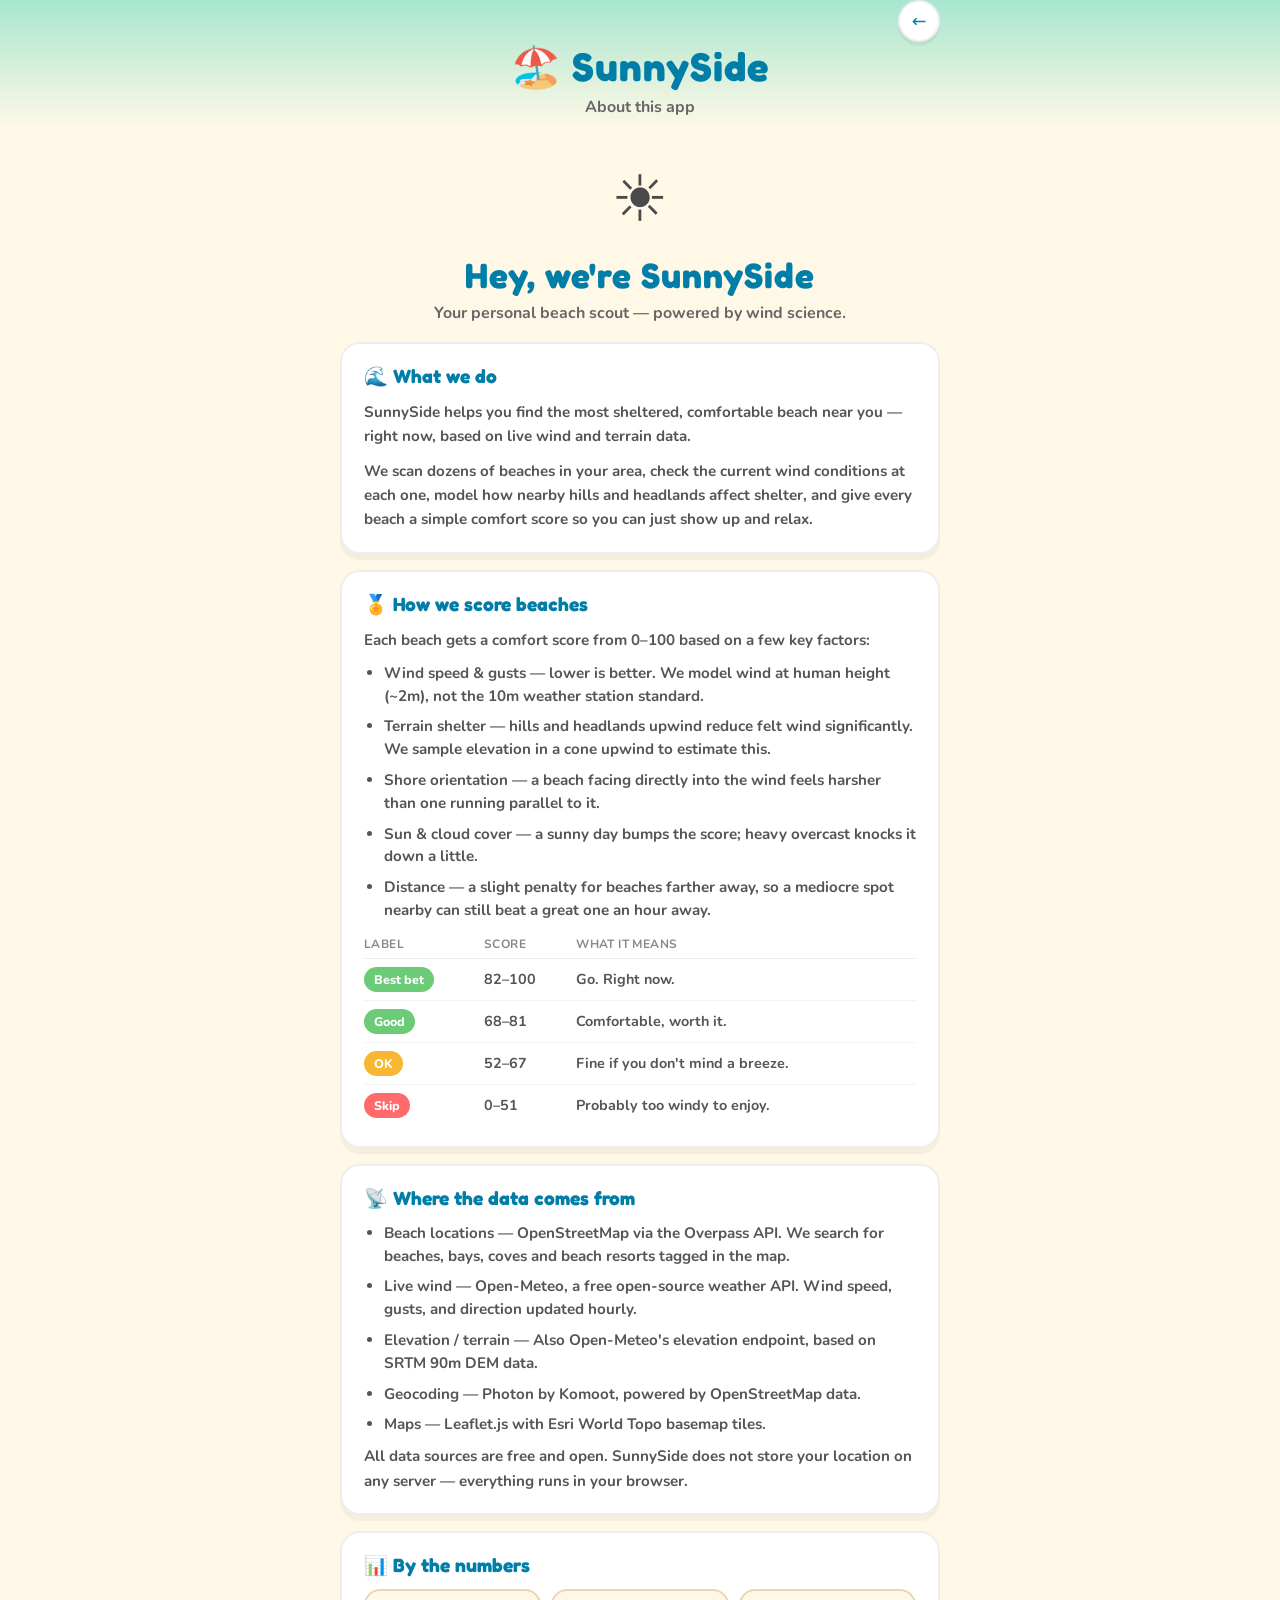
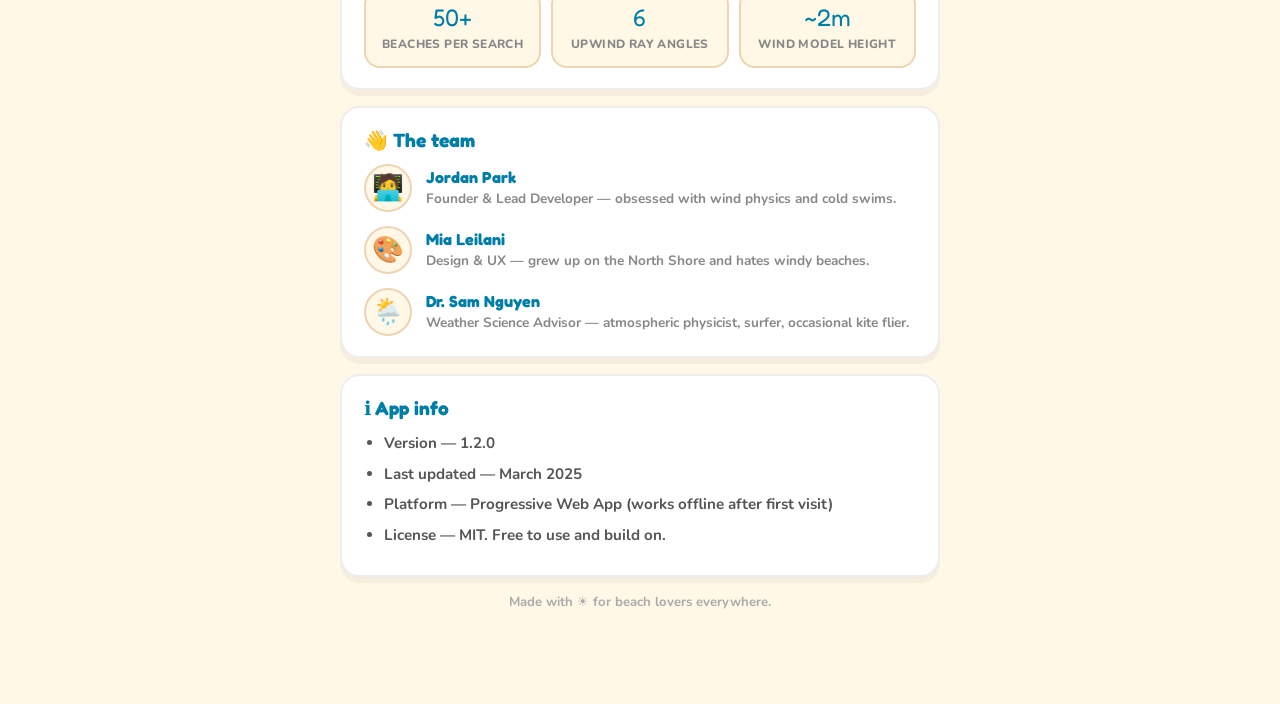
<file: about.html>
<!doctype html>
<html lang="en">
  <head>
    <meta charset="utf-8" />
    <meta name="viewport" content="width=device-width, initial-scale=1.0, maximum-scale=1.0, user-scalable=no" />
    <meta name="theme-color" content="#FFF8E7" />
    <link rel="icon" href="assets/icon.svg" type="image/svg+xml" />
    <link rel="preconnect" href="https://fonts.googleapis.com" />
    <link rel="preconnect" href="https://fonts.gstatic.com" crossorigin />
    <link href="https://fonts.googleapis.com/css2?family=Fredoka:wght@400;600&family=Nunito:wght@400;700&display=swap" rel="stylesheet" />
    <link rel="stylesheet" href="app.css" />
    <title>About – SunnySide</title>
    <style>
      .about-wrap {
        width: 90%;
        max-width: 600px;
        padding-bottom: 60px;
      }

      .about-hero {
        text-align: center;
        padding: 28px 0 18px;
      }

      .about-hero .emoji {
        font-size: 4rem;
        display: block;
        margin-bottom: 10px;
      }

      .about-hero h1 {
        font-size: 2.2rem;
        margin: 0 0 6px;
      }

      .about-hero p {
        color: #666;
        font-weight: 700;
        margin: 0;
        font-size: 1rem;
      }

      .about-section {
        background: #fff;
        border-radius: 20px;
        border: 2px solid #eee;
        box-shadow: 0 6px 0 rgba(0,0,0,0.04);
        padding: 20px 22px;
        margin-bottom: 16px;
      }

      .about-section h2 {
        font-family: "Fredoka", system-ui, sans-serif;
        color: var(--ocean-dark);
        font-size: 1.2rem;
        margin: 0 0 12px;
      }

      .about-section p {
        color: #555;
        font-weight: 700;
        margin: 0 0 10px;
        line-height: 1.6;
        font-size: 0.95rem;
      }

      .about-section p:last-child { margin-bottom: 0; }

      .about-section ul {
        margin: 0;
        padding-left: 20px;
        color: #555;
        font-weight: 700;
        font-size: 0.95rem;
      }

      .about-section li {
        margin: 8px 0;
        line-height: 1.5;
      }

      .score-table {
        width: 100%;
        border-collapse: collapse;
        margin-top: 4px;
        font-size: 0.9rem;
        font-weight: 700;
      }

      .score-table th {
        text-align: left;
        color: #888;
        font-size: 0.75rem;
        text-transform: uppercase;
        letter-spacing: 0.4px;
        padding: 6px 8px 6px 0;
        border-bottom: 1px solid #eee;
      }

      .score-table td {
        padding: 8px 8px 8px 0;
        border-bottom: 1px solid #f4f4f4;
        color: #555;
        vertical-align: middle;
      }

      .score-table tr:last-child td { border-bottom: none; }

      .badge-pill {
        display: inline-block;
        padding: 4px 10px;
        border-radius: 999px;
        font-size: 0.78rem;
        font-weight: 800;
        color: #fff;
      }

      .team-grid {
        display: flex;
        flex-direction: column;
        gap: 14px;
        margin-top: 4px;
      }

      .team-member {
        display: flex;
        align-items: center;
        gap: 14px;
      }

      .team-avatar {
        width: 48px;
        height: 48px;
        border-radius: 999px;
        display: flex;
        align-items: center;
        justify-content: center;
        font-size: 1.6rem;
        background: var(--sand);
        border: 2px solid var(--sand-dark);
        flex-shrink: 0;
      }

      .team-info strong {
        display: block;
        color: var(--ocean-dark);
        font-family: "Fredoka", system-ui, sans-serif;
        font-size: 1rem;
      }

      .team-info span {
        color: #888;
        font-size: 0.85rem;
        font-weight: 700;
      }

      .stat-row {
        display: flex;
        gap: 10px;
        margin-top: 4px;
      }

      .stat-pill {
        flex: 1;
        background: var(--sand);
        border: 2px solid var(--sand-dark);
        border-radius: 16px;
        text-align: center;
        padding: 12px 8px;
      }

      .stat-pill .val {
        display: block;
        font-family: "Fredoka", system-ui, sans-serif;
        font-size: 1.5rem;
        color: var(--ocean-dark);
      }

      .stat-pill .lbl {
        font-size: 0.75rem;
        color: #888;
        font-weight: 800;
        text-transform: uppercase;
        letter-spacing: 0.4px;
      }

      .footer-note {
        text-align: center;
        color: #aaa;
        font-size: 0.82rem;
        font-weight: 700;
        margin-top: 10px;
        padding-bottom: 20px;
      }
    </style>
  </head>
  <body>
    <header>
      <div class="app-header-row">
        <a href="index.html" class="icon-btn" aria-label="Back to app" style="text-decoration:none;">←</a>
        <h1>🏖️ SunnySide</h1>
        <span></span>
      </div>
      <p class="subtitle">About this app</p>
    </header>

    <div class="about-wrap">

      <div class="about-hero">
        <span class="emoji">☀️</span>
        <h1>Hey, we're SunnySide</h1>
        <p>Your personal beach scout — powered by wind science.</p>
      </div>

      <!-- Mission -->
      <div class="about-section">
        <h2>🌊 What we do</h2>
        <p>SunnySide helps you find the most sheltered, comfortable beach near you — right now, based on live wind and terrain data.</p>
        <p>We scan dozens of beaches in your area, check the current wind conditions at each one, model how nearby hills and headlands affect shelter, and give every beach a simple comfort score so you can just show up and relax.</p>
      </div>

      <!-- How scoring works -->
      <div class="about-section">
        <h2>🏅 How we score beaches</h2>
        <p>Each beach gets a comfort score from 0–100 based on a few key factors:</p>
        <ul>
          <li><strong>Wind speed & gusts</strong> — lower is better. We model wind at human height (~2m), not the 10m weather station standard.</li>
          <li><strong>Terrain shelter</strong> — hills and headlands upwind reduce felt wind significantly. We sample elevation in a cone upwind to estimate this.</li>
          <li><strong>Shore orientation</strong> — a beach facing directly into the wind feels harsher than one running parallel to it.</li>
          <li><strong>Sun & cloud cover</strong> — a sunny day bumps the score; heavy overcast knocks it down a little.</li>
          <li><strong>Distance</strong> — a slight penalty for beaches farther away, so a mediocre spot nearby can still beat a great one an hour away.</li>
        </ul>
        <table class="score-table">
          <thead>
            <tr><th>Label</th><th>Score</th><th>What it means</th></tr>
          </thead>
          <tbody>
            <tr><td><span class="badge-pill" style="background:var(--success)">Best bet</span></td><td>82–100</td><td>Go. Right now.</td></tr>
            <tr><td><span class="badge-pill" style="background:var(--success)">Good</span></td><td>68–81</td><td>Comfortable, worth it.</td></tr>
            <tr><td><span class="badge-pill" style="background:var(--warning)">OK</span></td><td>52–67</td><td>Fine if you don't mind a breeze.</td></tr>
            <tr><td><span class="badge-pill" style="background:var(--danger)">Skip</span></td><td>0–51</td><td>Probably too windy to enjoy.</td></tr>
          </tbody>
        </table>
      </div>

      <!-- Data sources -->
      <div class="about-section">
        <h2>📡 Where the data comes from</h2>
        <ul>
          <li><strong>Beach locations</strong> — OpenStreetMap via the Overpass API. We search for beaches, bays, coves and beach resorts tagged in the map.</li>
          <li><strong>Live wind</strong> — Open-Meteo, a free open-source weather API. Wind speed, gusts, and direction updated hourly.</li>
          <li><strong>Elevation / terrain</strong> — Also Open-Meteo's elevation endpoint, based on SRTM 90m DEM data.</li>
          <li><strong>Geocoding</strong> — Photon by Komoot, powered by OpenStreetMap data.</li>
          <li><strong>Maps</strong> — Leaflet.js with Esri World Topo basemap tiles.</li>
        </ul>
        <p>All data sources are free and open. SunnySide does not store your location on any server — everything runs in your browser.</p>
      </div>

      <!-- Stats -->
      <div class="about-section">
        <h2>📊 By the numbers</h2>
        <div class="stat-row">
          <div class="stat-pill">
            <span class="val">50+</span>
            <span class="lbl">Beaches per search</span>
          </div>
          <div class="stat-pill">
            <span class="val">6</span>
            <span class="lbl">Upwind ray angles</span>
          </div>
          <div class="stat-pill">
            <span class="val">~2m</span>
            <span class="lbl">Wind model height</span>
          </div>
        </div>
      </div>

      <!-- Team -->
      <div class="about-section">
        <h2>👋 The team</h2>
        <div class="team-grid">
          <div class="team-member">
            <div class="team-avatar">🧑‍💻</div>
            <div class="team-info">
              <strong>Jordan Park</strong>
              <span>Founder & Lead Developer — obsessed with wind physics and cold swims.</span>
            </div>
          </div>
          <div class="team-member">
            <div class="team-avatar">🎨</div>
            <div class="team-info">
              <strong>Mia Leilani</strong>
              <span>Design & UX — grew up on the North Shore and hates windy beaches.</span>
            </div>
          </div>
          <div class="team-member">
            <div class="team-avatar">🌦️</div>
            <div class="team-info">
              <strong>Dr. Sam Nguyen</strong>
              <span>Weather Science Advisor — atmospheric physicist, surfer, occasional kite flier.</span>
            </div>
          </div>
        </div>
      </div>

      <!-- Version -->
      <div class="about-section">
        <h2>ℹ️ App info</h2>
        <ul>
          <li><strong>Version</strong> — 1.2.0</li>
          <li><strong>Last updated</strong> — March 2025</li>
          <li><strong>Platform</strong> — Progressive Web App (works offline after first visit)</li>
          <li><strong>License</strong> — MIT. Free to use and build on.</li>
        </ul>
      </div>

      <p class="footer-note">Made with ☀️ for beach lovers everywhere.</p>
    </div>
  </body>
</html>
</file>
<file: app.css>
:root {
  --sand: #fff8e7;
  --sand-dark: #edd4b2;
  --ocean: #4fb0c6;
  --ocean-dark: #007ea7;
  --sun: #ffd93d;
  --text: #4a4a4a;
  --card-bg: #ffffff;
  --danger: #ff6b6b;
  --success: #6bcb77;
  --warning: #f7b731;
}

* {
  box-sizing: border-box;
}

[hidden] {
  display: none !important;
}

body {
  font-family: "Nunito", system-ui, -apple-system, Segoe UI, Roboto, Helvetica, Arial, sans-serif;
  background: var(--sand);
  color: var(--text);
  margin: 0;
  padding: 0;
  display: flex;
  flex-direction: column;
  align-items: center;
  overscroll-behavior-y: none;
}

header {
  text-align: center;
  padding: 20px 20px 10px;
  width: 100%;
  background: linear-gradient(180deg, #a8e6cf 0%, rgba(168, 230, 207, 0) 100%);
  padding-top: env(safe-area-inset-top);
}

.app-header-row {
  display: grid;
  grid-template-columns: 1fr auto 1fr;
  align-items: center;
  width: 90%;
  max-width: 600px;
  margin: 0 auto;
}

.app-header-row h1 {
  grid-column: 2;
}

.app-header-row .icon-btn {
  grid-column: 3;
  justify-self: end;
}

h1 {
  font-family: "Fredoka", system-ui, -apple-system, Segoe UI, Roboto, Helvetica, Arial, sans-serif;
  margin: 0;
  font-size: 2.5rem;
  color: var(--ocean-dark);
  letter-spacing: 1px;
}

p.subtitle {
  margin: 5px 0 0;
  color: #666;
  font-weight: 700;
}

#controls {
  background: #fff;
  padding: 15px;
  border-radius: 25px;
  box-shadow: 0 8px 0 rgba(0, 0, 0, 0.05);
  width: 85%;
  max-width: 520px;
  margin-bottom: 14px;
  border: 3px solid var(--sand-dark);
  display: flex;
  flex-direction: column;
  gap: 12px;
}

.input-group {
  display: flex;
  gap: 10px;
}

input[type="text"],
select {
  padding: 12px 15px;
  border: 2px solid #eee;
  border-radius: 15px;
  font-size: 1rem;
  width: 100%;
  outline: none;
  font-family: "Nunito", system-ui, -apple-system, Segoe UI, Roboto, Helvetica, Arial, sans-serif;
  transition: border 0.2s;
  -webkit-appearance: none;
  appearance: none;
  background: #fff;
  color: var(--text);
}

input[type="text"]:focus,
select:focus {
  border-color: var(--ocean);
}

button {
  border: none;
  padding: 12px 20px;
  border-radius: 15px;
  font-weight: 800;
  font-size: 1rem;
  cursor: pointer;
  font-family: "Fredoka", system-ui, -apple-system, Segoe UI, Roboto, Helvetica, Arial, sans-serif;
  transition: transform 0.1s, filter 0.2s;
  user-select: none;
  -webkit-tap-highlight-color: transparent;
}

button:active {
  transform: translateY(3px);
}

button:disabled {
  opacity: 0.65;
  cursor: not-allowed;
}

.icon-btn {
  width: 42px;
  height: 42px;
  border-radius: 999px;
  padding: 0;
  display: inline-flex;
  align-items: center;
  justify-content: center;
  background: #fff;
  border: 2px solid #eee;
  box-shadow: 0 4px 0 rgba(0, 0, 0, 0.05);
  color: var(--ocean-dark);
  font-size: 1.1rem;
}

.icon-btn:active {
  transform: translateY(3px);
}

.btn-search {
  background: var(--ocean);
  color: white;
  width: 100%;
}

.btn-gps {
  background: var(--sun);
  color: #7a6000;
  width: 100%;
  display: flex;
  justify-content: center;
  align-items: center;
  gap: 8px;
}

.btn-secondary {
  background: var(--ocean-dark);
  color: white;
  width: 100%;
}

.options-row {
  display: flex;
  gap: 10px;
  align-items: flex-end;
}

.option {
  flex: 1;
  display: flex;
  flex-direction: column;
  gap: 6px;
}

.opt-label {
  font-size: 0.75rem;
  color: #888;
  font-weight: 800;
  letter-spacing: 0.4px;
  text-transform: uppercase;
}

#status {
  font-weight: 700;
  color: #666;
  margin-bottom: 10px;
  min-height: 24px;
  text-align: center;
  width: 90%;
  max-width: 600px;
}

.status-sub {
  margin-top: 4px;
  font-weight: 700;
  color: #888;
  font-size: 0.9rem;
}

.loader {
  border: 3px solid rgba(255, 255, 255, 0.3);
  border-top: 3px solid #665c33;
  border-radius: 50%;
  width: 14px;
  height: 14px;
  animation: spin 1s linear infinite;
  display: none;
}

@keyframes spin {
  0% {
    transform: rotate(0deg);
  }
  100% {
    transform: rotate(360deg);
  }
}

#results {
  width: 90%;
  max-width: 600px;
  display: flex;
  flex-direction: column;
  gap: 15px;
  padding-bottom: 80px;
}

.top-pick {
  width: 90%;
  max-width: 600px;
  margin-bottom: 12px;
}

.top-pick-card {
  background: #fff;
  border: 2px solid var(--sun);
  border-radius: 20px;
  box-shadow: 0 6px 0 rgba(0, 0, 0, 0.05);
  padding: 16px 16px 14px;
  cursor: pointer;
  -webkit-tap-highlight-color: transparent;
}

.top-pick-title {
  font-weight: 900;
  text-transform: uppercase;
  letter-spacing: 0.6px;
  font-size: 0.75rem;
  color: #8a6f00;
  margin-bottom: 6px;
}

.chip-row {
  display: flex;
  flex-wrap: wrap;
  gap: 8px;
  margin-top: 10px;
}

.chip {
  background: #f8f9fa;
  border: 1px solid #eee;
  border-radius: 999px;
  padding: 8px 10px;
  font-weight: 800;
  font-size: 0.85rem;
  color: var(--text);
  white-space: nowrap;
  text-decoration: none;
}

.chip-muted {
  color: #777;
}

.empty {
  text-align: center;
  color: #777;
  font-weight: 700;
  padding: 10px 6px;
}

.beach-card {
  background: var(--card-bg);
  border-radius: 20px;
  box-shadow: 0 6px 0 rgba(0, 0, 0, 0.05);
  border: 2px solid #fff;
  overflow: hidden;
  transition: transform 0.1s;
  cursor: pointer;
  -webkit-tap-highlight-color: transparent;
}

.beach-card:active {
  transform: scale(0.99);
}

.card-summary {
  padding: 20px;
  position: relative;
}

.header-row {
  display: flex;
  justify-content: space-between;
  align-items: flex-start;
}

.beach-name {
  margin: 0;
  font-size: 1.3rem;
  color: var(--ocean-dark);
  font-family: "Fredoka", system-ui, -apple-system, Segoe UI, Roboto, Helvetica, Arial, sans-serif;
  line-height: 1.2;
  padding-right: 10px;
}

.dist-tag {
  font-size: 0.8rem;
  color: #999;
  font-weight: 700;
  display: block;
  margin-top: 4px;
}

.wind-badge {
  padding: 6px 12px;
  border-radius: 12px;
  font-size: 0.8rem;
  font-weight: 800;
  color: white;
  white-space: nowrap;
  box-shadow: 0 3px 0 rgba(0, 0, 0, 0.1);
}

.stats-grid {
  display: flex;
  gap: 10px;
  margin-top: 15px;
}

.stat-box {
  background: #f8f9fa;
  padding: 10px;
  border-radius: 12px;
  flex: 1;
  text-align: center;
  border: 1px solid #eee;
}

.stat-val {
  font-size: 1.1rem;
  font-weight: 800;
  color: var(--text);
  display: block;
}

.stat-lbl {
  font-size: 0.7rem;
  color: #aaa;
  text-transform: uppercase;
  font-weight: 700;
  letter-spacing: 0.5px;
}

.expand-hint {
  text-align: center;
  color: var(--ocean);
  font-size: 1.2rem;
  margin-top: 10px;
  transition: transform 0.3s;
}

.expanded .expand-hint {
  transform: rotate(180deg);
}

.card-detail {
  margin-top: 10px;
  font-size: 0.9rem;
  color: #777;
  font-weight: 700;
}

.map-wrapper {
  height: 0;
  transition: height 0.4s cubic-bezier(0.25, 1, 0.5, 1);
  position: relative;
  background: #e0e0e0;
}

.map-frame {
  width: 100%;
  height: 100%;
}

.leaflet-tile-pane {
  filter: saturate(1.15) brightness(1.05);
}

.go-btn {
  position: absolute;
  bottom: 15px;
  right: 15px;
  background: var(--ocean);
  color: white;
  text-decoration: none;
  padding: 10px 20px;
  border-radius: 25px;
  font-weight: 800;
  font-size: 0.9rem;
  box-shadow: 0 4px 0 rgba(0, 0, 0, 0.2);
  z-index: 1000;
}

.modal {
  position: fixed;
  inset: 0;
  z-index: 3000;
  display: flex;
  align-items: flex-end;
  justify-content: center;
}

.modal-backdrop {
  position: absolute;
  inset: 0;
  background: rgba(0, 0, 0, 0.35);
}

.modal-sheet {
  position: relative;
  width: 100%;
  max-width: 680px;
  background: #fff;
  border-radius: 22px 22px 0 0;
  box-shadow: 0 -18px 40px rgba(0, 0, 0, 0.25);
  padding: 16px 16px calc(16px + env(safe-area-inset-bottom));
  max-height: 78vh;
  overflow: auto;
}

.modal-head {
  display: flex;
  align-items: center;
  justify-content: space-between;
  gap: 12px;
}

.modal-head h2 {
  margin: 0;
  font-family: "Fredoka", system-ui, -apple-system, Segoe UI, Roboto, Helvetica, Arial, sans-serif;
  color: var(--ocean-dark);
  font-size: 1.3rem;
}

.modal-body {
  margin-top: 10px;
  color: #555;
  font-weight: 700;
}

.modal-body ul {
  margin: 10px 0 0;
  padding-left: 18px;
}

.modal-body li {
  margin: 8px 0;
}

.modal-body details {
  margin-top: 12px;
  border-top: 1px dashed #eee;
  padding-top: 10px;
}

.modal-body summary {
  cursor: pointer;
  font-weight: 900;
  color: var(--text);
}
</file>
